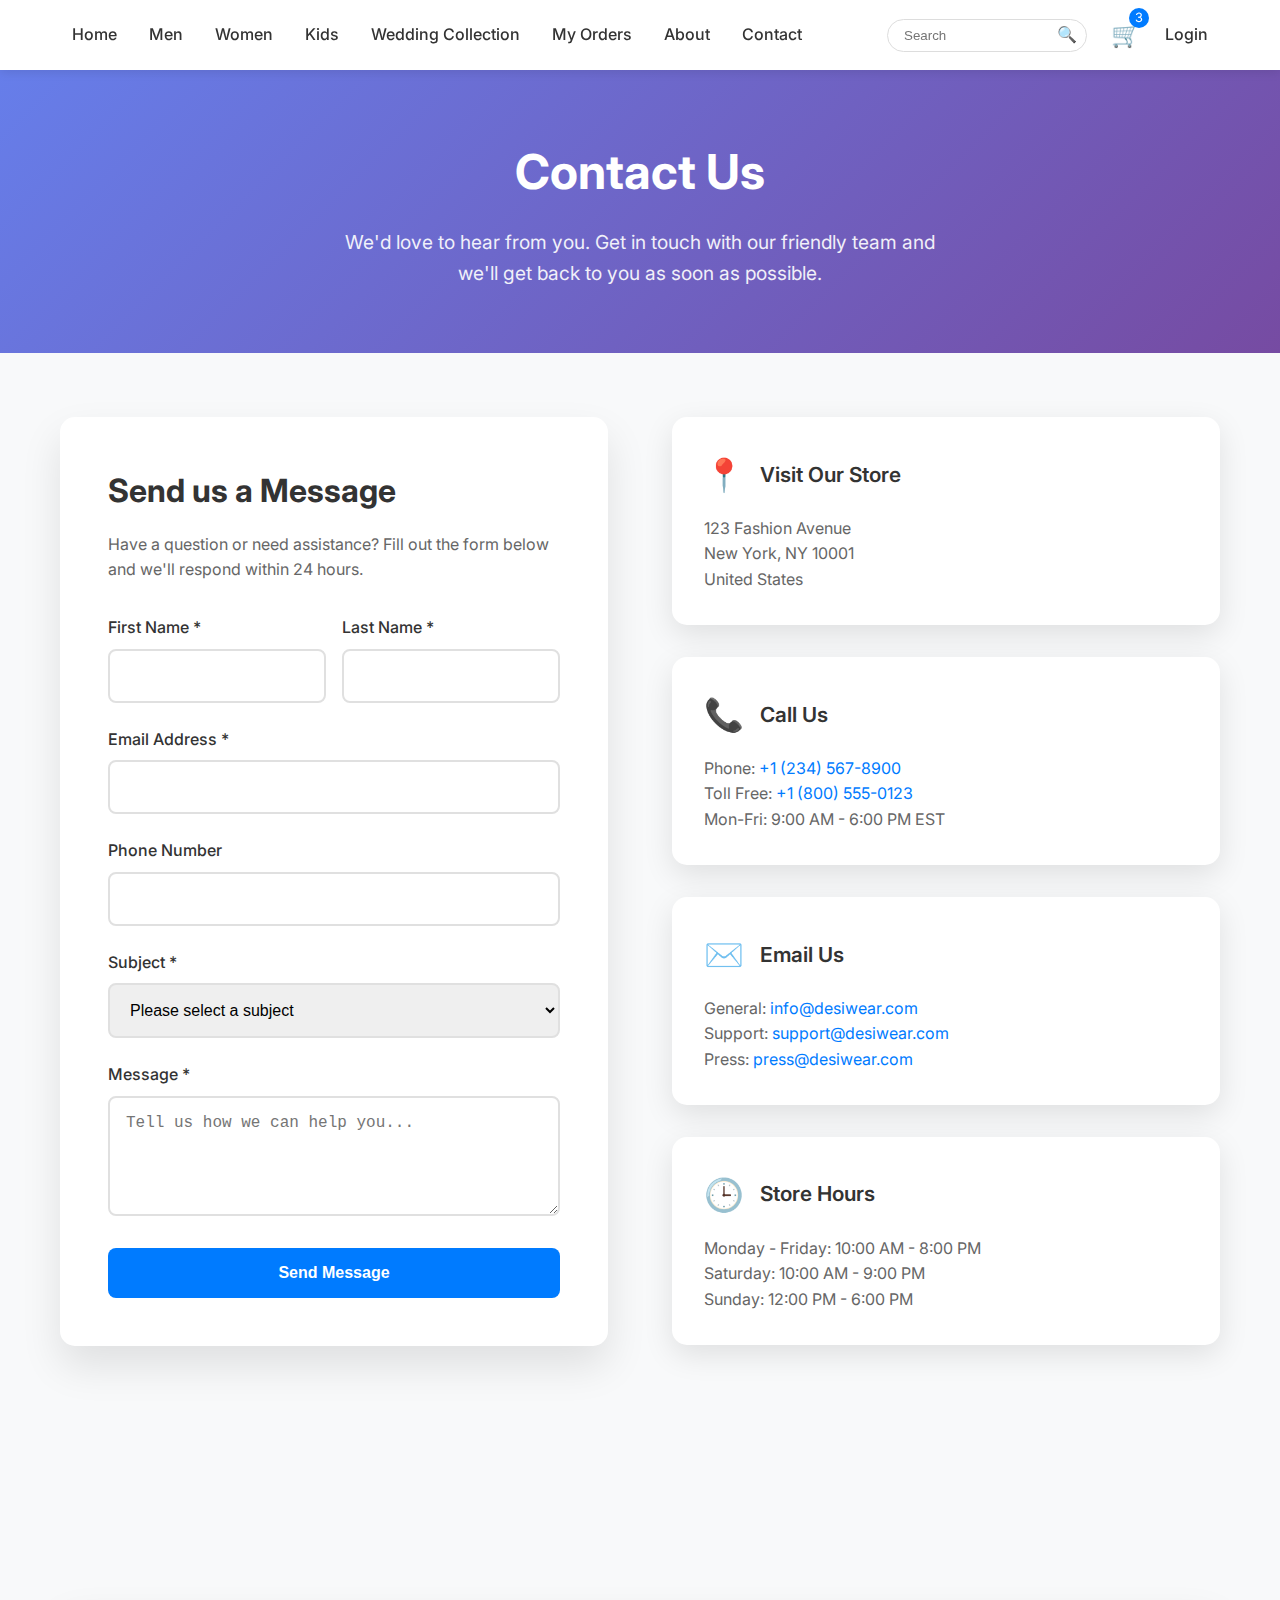
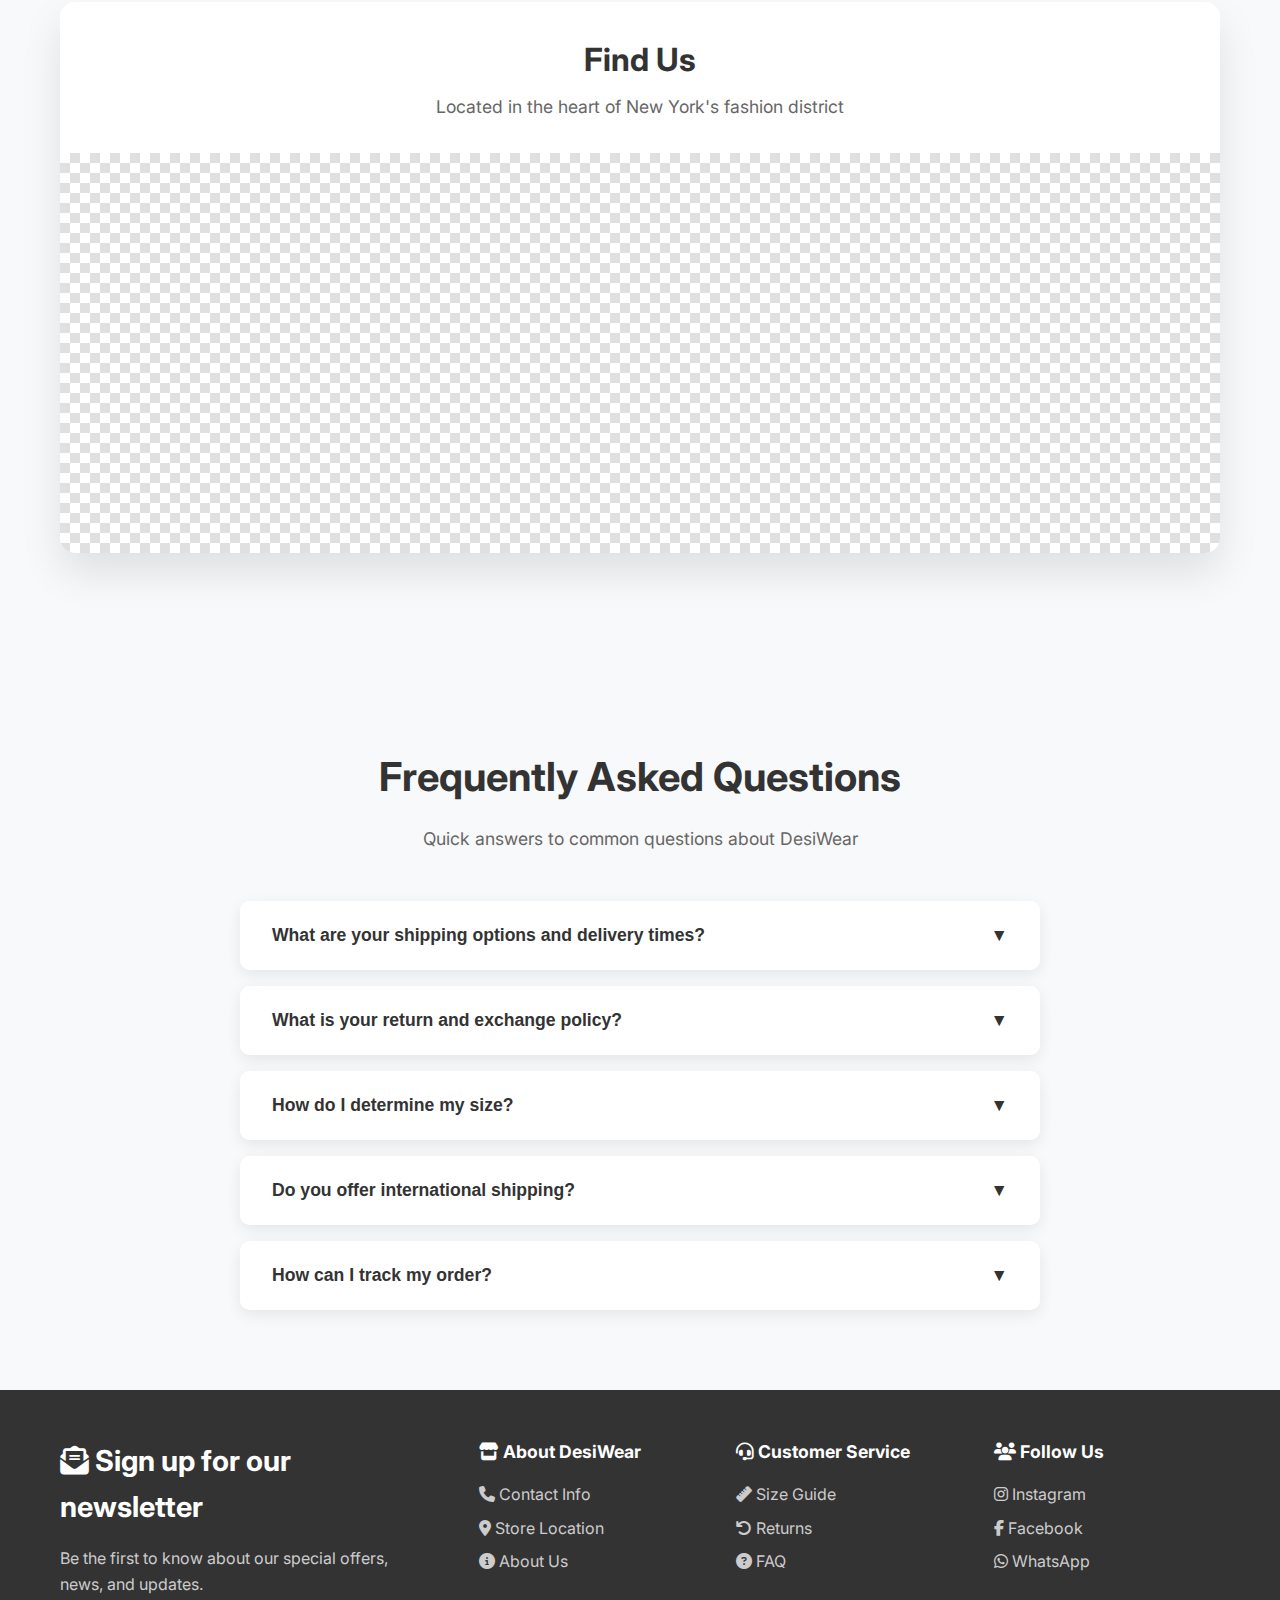
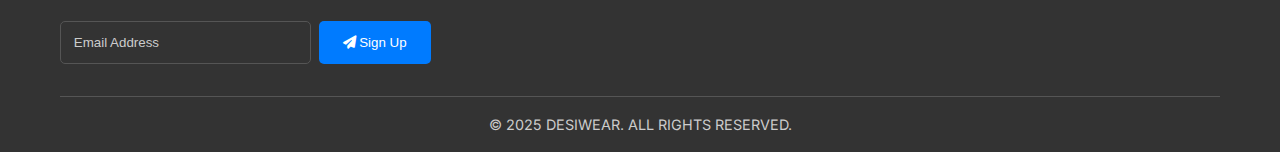
<file: contact.html>
<!--
**
Author: 
Date:   August 03, 2025
ID:     R2409D18577488
Course: LJMU-7505-COMP
Code:   7505
*/ -->
<!DOCTYPE html>
<html lang="en">
<head>
    <meta charset="UTF-8">
    <meta name="viewport" content="width=device-width, initial-scale=1.0">
    <title>Contact Us - DesiWear</title>
    <link rel="stylesheet" href="css/style.css">
    <link rel="stylesheet" href="css/contact.css">
    <link href="https://fonts.googleapis.com/css2?family=Inter:wght@300;400;500;600;700&display=swap" rel="stylesheet">
    <link rel="stylesheet" href="https://cdnjs.cloudflare.com/ajax/libs/font-awesome/6.5.0/css/all.min.css">

</head>
<body>
    <!-- Header -->
    <header class="header">
        <nav class="navbar">
             <div class="nav-left">
    <button class="hamburger" id="hamburger">☰</button>
  </div>
            <div class="nav-links" id="navLinks">
                <a href="index.html" class="nav-link">Home</a>
                <a href="shop.html" class="nav-link">Men</a>
                <a href="shop.html" class="nav-link">Women</a>
                <a href="shop.html" class="nav-link">Kids</a>
                <a href="shop.html" class="nav-link">Wedding Collection</a>
                <a href="orders.html" class="nav-link">My Orders</a>
                <a href="about.html" class="nav-link">About</a>
                <a href="contact.html" class="nav-link">Contact</a>
            </div>
            <div class="nav-right">
                <div class="search-box">
                    <input type="text" placeholder="Search">
                    <span class="search-icon">🔍</span>
                </div>
                <div class="cart-icon" onclick="window.location.href='cart.html'">
                    <span class="cart-count">3</span>
                    🛒
                </div>
                <a href="#" class="login-btn">Login</a>
            </div>
        </nav>
    </header>

    <!-- Hero Section -->
    <section class="contact-hero">
        <div class="container">
            <h1>Contact Us</h1>
            <p>We'd love to hear from you. Get in touch with our friendly team and we'll get back to you as soon as possible.</p>
        </div>
    </section>

    <!-- Contact Content -->
    <section class="contact-content">
        <div class="container">
            <div class="contact-grid">
                <div class="contact-form">
                    <h2>Send us a Message</h2>
                    <p>Have a question or need assistance? Fill out the form below and we'll respond within 24 hours.</p>
                    
                    <form id="contactForm">
                        <div class="form-row">
                            <div class="form-group">
                                <label for="firstName">First Name *</label>
                                <input type="text" id="firstName" name="firstName" required>
                            </div>
                            <div class="form-group">
                                <label for="lastName">Last Name *</label>
                                <input type="text" id="lastName" name="lastName" required>
                            </div>
                        </div>
                        
                        <div class="form-group">
                            <label for="email">Email Address *</label>
                            <input type="email" id="email" name="email" required>
                        </div>
                        
                        <div class="form-group">
                            <label for="phone">Phone Number</label>
                            <input type="tel" id="phone" name="phone">
                        </div>
                        
                        <div class="form-group">
                            <label for="subject">Subject *</label>
                            <select id="subject" name="subject" required>
                                <option value="">Please select a subject</option>
                                <option value="general">General Inquiry</option>
                                <option value="order">Order Support</option>
                                <option value="returns">Returns & Exchanges</option>
                                <option value="wholesale">Wholesale</option>
                                <option value="press">Press & Media</option>
                                <option value="other">Other</option>
                            </select>
                        </div>
                        
                        <div class="form-group">
                            <label for="message">Message *</label>
                            <textarea id="message" name="message" placeholder="Tell us how we can help you..." required></textarea>
                        </div>
                        
                        <button type="submit" class="submit-btn">Send Message</button>
                    </form>
                </div>
                
                <div class="contact-info">
                    <div class="info-card">
                        <div class="info-card-header">
                            <span class="info-icon">📍</span>
                            <h3>Visit Our Store</h3>
                        </div>
                        <p>123 Fashion Avenue<br>
                        New York, NY 10001<br>
                        United States</p>
                    </div>
                    
                    <div class="info-card">
                        <div class="info-card-header">
                            <span class="info-icon">📞</span>
                            <h3>Call Us</h3>
                        </div>
                        <p>Phone: <a href="tel:+1234567890">+1 (234) 567-8900</a><br>
                        Toll Free: <a href="tel:+1800555123">+1 (800) 555-0123</a><br>
                        Mon-Fri: 9:00 AM - 6:00 PM EST</p>
                    </div>
                    
                    <div class="info-card">
                        <div class="info-card-header">
                            <span class="info-icon">✉️</span>
                            <h3>Email Us</h3>
                        </div>
                        <p>General: <a href="mailto:info@desiwear.com">info@desiwear.com</a><br>
                        Support: <a href="mailto:support@desiwear.com">support@desiwear.com</a><br>
                        Press: <a href="mailto:press@desiwear.com">press@desiwear.com</a></p>
                    </div>
                    
                    <div class="info-card">
                        <div class="info-card-header">
                            <span class="info-icon">🕒</span>
                            <h3>Store Hours</h3>
                        </div>
                        <p>Monday - Friday: 10:00 AM - 8:00 PM<br>
                        Saturday: 10:00 AM - 9:00 PM<br>
                        Sunday: 12:00 PM - 6:00 PM</p>
                    </div>
                </div>
            </div>
        </div>
    </section>

    <!-- Map Section -->
    <section class="map-section">
        <div class="container">
            <div class="map-container">
                <div class="map-header">
                    <h2>Find Us</h2>
                    <p>Located in the heart of New York's fashion district</p>
                </div>
                <div class="map-placeholder">
                  <iframe src="https://www.google.com/maps/embed?pb=!1m18!1m12!1m3!1d48334.682341222244!2d-74.01122502854693!3d40.7858246236604!2m3!1f0!2f0!3f0!3m2!1i1024!2i768!4f13.1!3m3!1m2!1s0x89c259afcda5009d%3A0x842a3dae11cd7e43!2sNew%20York%2C%20NY%2010001%2C%20USA!5e0!3m2!1sen!2ske!4v1754024181983!5m2!1sen!2ske"  allowfullscreen="" loading="lazy" referrerpolicy="no-referrer-when-downgrade"></iframe>
                </div>
            </div>
        </div>
    </section>

    <!-- FAQ Section -->
    <section class="faq-section">
        <div class="container">
            <div class="faq-container">
                <div class="faq-header">
                    <h2>Frequently Asked Questions</h2>
                    <p>Quick answers to common questions about DesiWear</p>
                </div>
                
                <div class="faq-item">
                    <button class="faq-question">
                        <span>What are your shipping options and delivery times?</span>
                        <span class="faq-arrow">▼</span>
                    </button>
                    <div class="faq-answer">
                        <p>We offer standard shipping (5-7 business days), expedited shipping (2-3 business days), and overnight delivery. Free shipping is available on orders over $75 within the continental US.</p>
                    </div>
                </div>
                
                <div class="faq-item">
                    <button class="faq-question">
                        <span>What is your return and exchange policy?</span>
                        <span class="faq-arrow">▼</span>
                    </button>
                    <div class="faq-answer">
                        <p>We accept returns within 30 days of purchase. Items must be unworn, unwashed, and in original condition with tags attached. Returns are free for exchanges, with a $5 fee for refunds.</p>
                    </div>
                </div>
                
                <div class="faq-item">
                    <button class="faq-question">
                        <span>How do I determine my size?</span>
                        <span class="faq-arrow">▼</span>
                    </button>
                    <div class="faq-answer">
                        <p>Each product page includes a detailed size chart. We recommend measuring yourself and comparing to our size guide. If you're between sizes, we generally recommend sizing up for comfort.</p>
                    </div>
                </div>
                
                <div class="faq-item">
                    <button class="faq-question">
                        <span>Do you offer international shipping?</span>
                        <span class="faq-arrow">▼</span>
                    </button>
                    <div class="faq-answer">
                        <p>Yes, we ship internationally to most countries. International shipping costs vary by destination and are calculated at checkout. Delivery times range from 7-21 business days depending on location.</p>
                    </div>
                </div>
                
                <div class="faq-item">
                    <button class="faq-question">
                        <span>How can I track my order?</span>
                        <span class="faq-arrow">▼</span>
                    </button>
                    <div class="faq-answer">
                        <p>Once your order ships, you'll receive a tracking number via email. You can also track your order by logging into your account and visiting the "My Orders" section.</p>
                    </div>
                </div>
            </div>
        </div>
    </section>

    <!-- Footer -->
  <footer class="footer">
    <div class="container">
        <div class="footer-content">
            <div class="newsletter">
                <h3><i class="fas fa-envelope-open-text"></i> Sign up for our newsletter</h3>
                <p>Be the first to know about our special offers, news, and updates.</p>
                <div class="newsletter-form">
                    <input type="email" placeholder="Email Address">
                    <button><i class="fas fa-paper-plane"></i> Sign Up</button>
                </div>
            </div>

            <div class="footer-links">
                <div class="footer-column">
                    <h4><i class="fas fa-store"></i> About DesiWear</h4>
                    <ul>
                        <li><a href="contact.html"><i class="fas fa-phone"></i> Contact Info</a></li>
                        <li><a href="#"><i class="fas fa-map-marker-alt"></i> Store Location</a></li>
                        <li><a href="about.html"><i class="fas fa-info-circle"></i> About Us</a></li>
                    </ul>
                </div>
                <div class="footer-column">
                    <h4><i class="fas fa-headset"></i> Customer Service</h4>
                    <ul>
                        <li><a href="#"><i class="fas fa-ruler"></i> Size Guide</a></li>
                        <li><a href="#"><i class="fas fa-undo"></i> Returns</a></li>
                        <li><a href="#"><i class="fas fa-question-circle"></i> FAQ</a></li>
                    </ul>
                </div>
                <div class="footer-column">
                    <h4><i class="fas fa-users"></i> Follow Us</h4>
                    <ul>
                        <li><a href="#"><i class="fab fa-instagram"></i> Instagram</a></li>
                        <li><a href="#"><i class="fab fa-facebook-f"></i> Facebook</a></li>
                        <li><a href="#"><i class="fab fa-whatsapp"></i> WhatsApp</a></li>
                    </ul>
                </div>
            </div>
        </div>

        <div class="footer-bottom">
            <p>&copy; 2025 DESIWEAR. ALL RIGHTS RESERVED.</p>
        </div>
    </div>
</footer>

    <script src="js/main.js"></script>
</body>

</html>
</file>
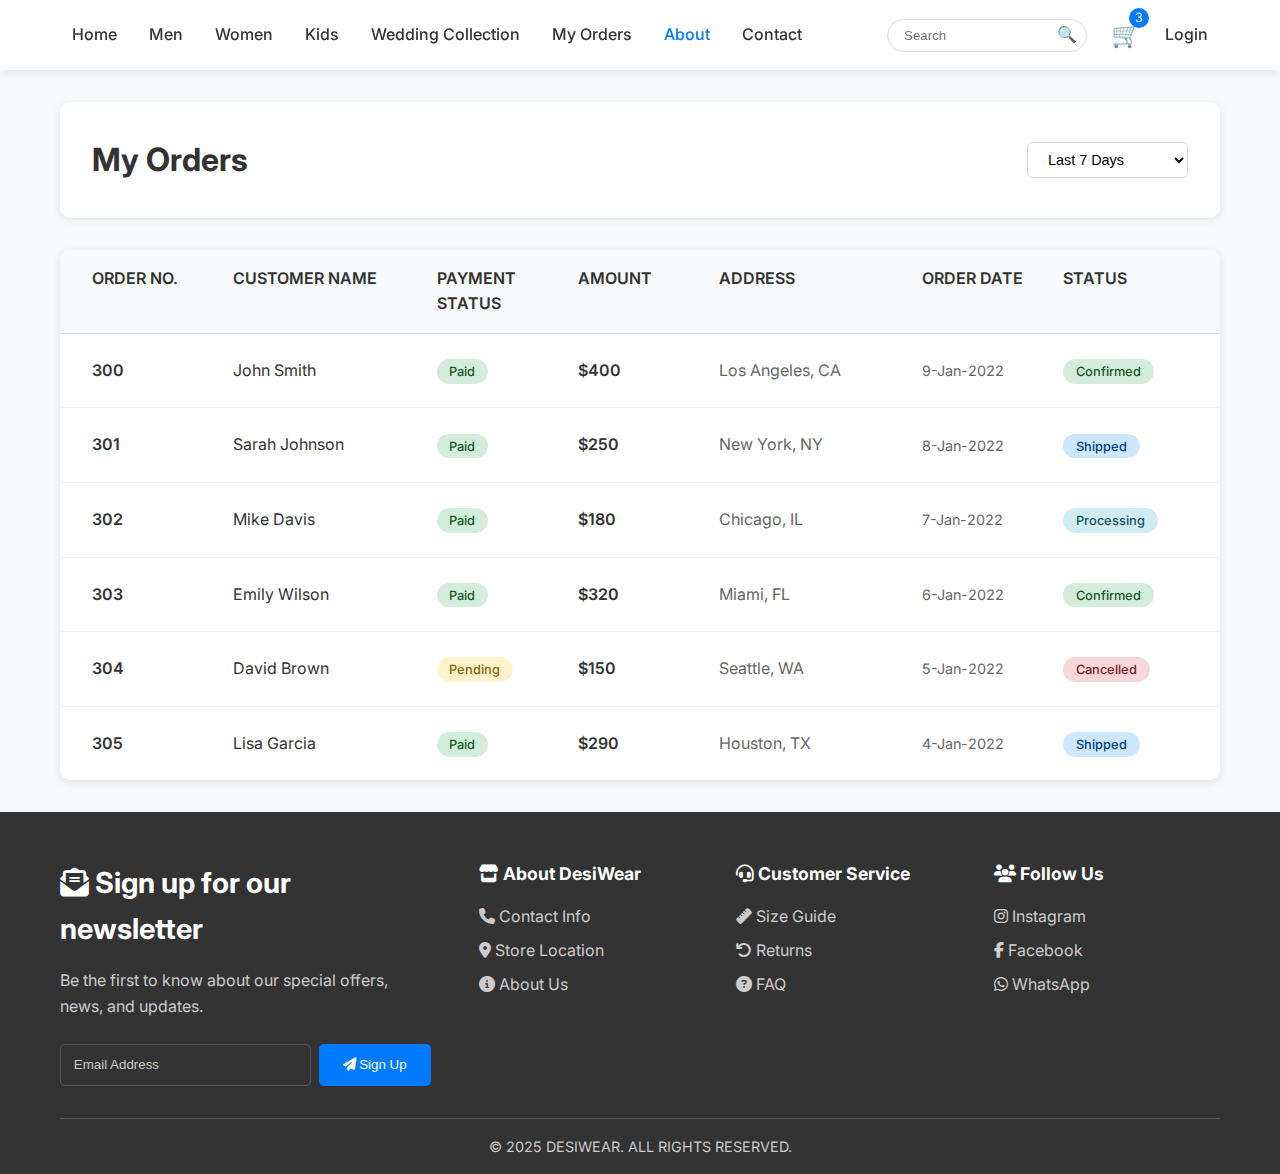
<file: orders.html>
<!--
**
Author: Desmond Thompson
Date:   August 03, 2025
ID:     R2409D18577488
Course: LJMU-7505-COMP
Code:   7505
*/ -->
<!DOCTYPE html>
<html lang="en">
<head>
    <meta charset="UTF-8">
    <meta name="viewport" content="width=device-width, initial-scale=1.0">
    <title>My Orders - DesiWear</title>
    <link rel="stylesheet" href="css/style.css">
    <link rel="stylesheet" href="css/orders.css">
    <link href="https://fonts.googleapis.com/css2?family=Inter:wght@300;400;500;600;700&display=swap" rel="stylesheet">
<link rel="stylesheet" href="https://cdnjs.cloudflare.com/ajax/libs/font-awesome/6.5.0/css/all.min.css">

</head>
<body>
    <!-- Header -->
    <header class="header">
        <nav class="navbar">
             <div class="nav-left">
    <button class="hamburger" id="hamburger">☰</button>
  </div>
            <div class="nav-links" id="navLinks">
                <a href="index.html" class="nav-link">Home</a>
                <a href="shop.html" class="nav-link">Men</a>
                <a href="shop.html" class="nav-link">Women</a>
                <a href="shop.html" class="nav-link">Kids</a>
                <a href="shop.html" class="nav-link">Wedding Collection</a>
                <a href="orders.html" class="nav-link">My Orders</a>
                <a href="about.html" class="nav-link active">About</a>
                <a href="contact.html" class="nav-link">Contact</a>
            </div>
            <div class="nav-right">
                <div class="search-box">
                    <input type="text" placeholder="Search">
                    <span class="search-icon">🔍</span>
                </div>
                <div class="cart-icon" onclick="window.location.href='cart.html'">
                    <span class="cart-count">3</span>
                    🛒
                </div>
                <a href="#" class="login-btn">Login</a>
            </div>
        </nav>
    </header>

    <div class="orders-container">
        <div class="orders-header">
            <h1>My Orders</h1>
            <div class="filter-dropdown">
                <select class="filter-select">
                    <option value="7">Last 7 Days</option>
                    <option value="30">Last 30 Days</option>
                    <option value="90">Last 3 Months</option>
                    <option value="365">Last Year</option>
                    <option value="all">All Orders</option>
                </select>
            </div>
        </div>

        <div class="orders-table">
            <div class="table-header">
                <div>ORDER NO.</div>
                <div>CUSTOMER NAME</div>
                <div>PAYMENT STATUS</div>
                <div>AMOUNT</div>
                <div>ADDRESS</div>
                <div>ORDER DATE</div>
                <div>STATUS</div>
            </div>

            <div class="table-row">
                <div class="order-number" data-label="Order No.">300</div>
                <div class="customer-name" data-label="Customer Name">John Smith</div>
                <div data-label="Payment Status">
                    <span class="payment-status paid">Paid</span>
                </div>
                <div class="amount" data-label="Amount">$400</div>
                <div class="address" data-label="Address">Los Angeles, CA</div>
                <div class="order-date" data-label="Order Date">9-Jan-2022</div>
                <div data-label="Status">
                    <span class="status confirmed">Confirmed</span>
                </div>
            </div>

            <div class="table-row">
                <div class="order-number" data-label="Order No.">301</div>
                <div class="customer-name" data-label="Customer Name">Sarah Johnson</div>
                <div data-label="Payment Status">
                    <span class="payment-status paid">Paid</span>
                </div>
                <div class="amount" data-label="Amount">$250</div>
                <div class="address" data-label="Address">New York, NY</div>
                <div class="order-date" data-label="Order Date">8-Jan-2022</div>
                <div data-label="Status">
                    <span class="status shipped">Shipped</span>
                </div>
            </div>

            <div class="table-row">
                <div class="order-number" data-label="Order No.">302</div>
                <div class="customer-name" data-label="Customer Name">Mike Davis</div>
                <div data-label="Payment Status">
                    <span class="payment-status paid">Paid</span>
                </div>
                <div class="amount" data-label="Amount">$180</div>
                <div class="address" data-label="Address">Chicago, IL</div>
                <div class="order-date" data-label="Order Date">7-Jan-2022</div>
                <div data-label="Status">
                    <span class="status processing">Processing</span>
                </div>
            </div>

            <div class="table-row">
                <div class="order-number" data-label="Order No.">303</div>
                <div class="customer-name" data-label="Customer Name">Emily Wilson</div>
                <div data-label="Payment Status">
                    <span class="payment-status paid">Paid</span>
                </div>
                <div class="amount" data-label="Amount">$320</div>
                <div class="address" data-label="Address">Miami, FL</div>
                <div class="order-date" data-label="Order Date">6-Jan-2022</div>
                <div data-label="Status">
                    <span class="status confirmed">Confirmed</span>
                </div>
            </div>

            <div class="table-row">
                <div class="order-number" data-label="Order No.">304</div>
                <div class="customer-name" data-label="Customer Name">David Brown</div>
                <div data-label="Payment Status">
                    <span class="payment-status pending">Pending</span>
                </div>
                <div class="amount" data-label="Amount">$150</div>
                <div class="address" data-label="Address">Seattle, WA</div>
                <div class="order-date" data-label="Order Date">5-Jan-2022</div>
                <div data-label="Status">
                    <span class="status cancelled">Cancelled</span>
                </div>
            </div>

            <div class="table-row">
                <div class="order-number" data-label="Order No.">305</div>
                <div class="customer-name" data-label="Customer Name">Lisa Garcia</div>
                <div data-label="Payment Status">
                    <span class="payment-status paid">Paid</span>
                </div>
                <div class="amount" data-label="Amount">$290</div>
                <div class="address" data-label="Address">Houston, TX</div>
                <div class="order-date" data-label="Order Date">4-Jan-2022</div>
                <div data-label="Status">
                    <span class="status shipped">Shipped</span>
                </div>
            </div>
        </div>
    </div>

    <!-- Footer -->
   <footer class="footer">
    <div class="container">
        <div class="footer-content">
            <div class="newsletter">
                <h3><i class="fas fa-envelope-open-text"></i> Sign up for our newsletter</h3>
                <p>Be the first to know about our special offers, news, and updates.</p>
                <div class="newsletter-form">
                    <input type="email" placeholder="Email Address">
                    <button><i class="fas fa-paper-plane"></i> Sign Up</button>
                </div>
            </div>

            <div class="footer-links">
                <div class="footer-column">
                    <h4><i class="fas fa-store"></i> About DesiWear</h4>
                    <ul>
                        <li><a href="contact.html"><i class="fas fa-phone"></i> Contact Info</a></li>
                        <li><a href="#"><i class="fas fa-map-marker-alt"></i> Store Location</a></li>
                        <li><a href="about.html"><i class="fas fa-info-circle"></i> About Us</a></li>
                    </ul>
                </div>
                <div class="footer-column">
                    <h4><i class="fas fa-headset"></i> Customer Service</h4>
                    <ul>
                        <li><a href="#"><i class="fas fa-ruler"></i> Size Guide</a></li>
                        <li><a href="#"><i class="fas fa-undo"></i> Returns</a></li>
                        <li><a href="#"><i class="fas fa-question-circle"></i> FAQ</a></li>
                    </ul>
                </div>
                <div class="footer-column">
                    <h4><i class="fas fa-users"></i> Follow Us</h4>
                    <ul>
                        <li><a href="#"><i class="fab fa-instagram"></i> Instagram</a></li>
                        <li><a href="#"><i class="fab fa-facebook-f"></i> Facebook</a></li>
                        <li><a href="#"><i class="fab fa-whatsapp"></i> WhatsApp</a></li>
                    </ul>
                </div>
            </div>
        </div>

        <div class="footer-bottom">
            <p>&copy; 2025 DESIWEAR. ALL RIGHTS RESERVED.</p>
        </div>
    </div>
</footer>

    <script>
        // Filter functionality
        document.querySelector('.filter-select').addEventListener('change', function() {
            const filterValue = this.value;
            console.log('Filtering orders for:', filterValue);
            // In a real application, this would filter the orders based on the selected timeframe
        });

        // Add click handlers for order rows
        document.querySelectorAll('.table-row').forEach(row => {
            row.addEventListener('click', function() {
                const orderNumber = this.querySelector('.order-number').textContent;
                console.log('Clicked on order:', orderNumber);
                // In a real application, this would show order details or navigate to order detail page
            });
        });
    </script>
    <script src="js/main.js"></script>
</body>
</html>
</file>
<file: css/contact.css>
/**
Author: Desmond Thompson
Date:   August 03, 2025
ID:     R2409D18577488
Course: LJMU-7505-COMP
Code:   7505
*/
.contact-hero {
	background: linear-gradient(135deg, #667eea 0%, #764ba2 100%);
	color: white;
	padding: 4rem 0;
	text-align: center;
}

.contact-hero h1 {
	font-size: 3rem;
	font-weight: 700;
	margin-bottom: 1rem;
}

.contact-hero p {
	font-size: 1.2rem;
	max-width: 600px;
	margin: 0 auto;
	opacity: 0.9;
}

.contact-content {
	padding: 4rem 0;
}

.contact-grid {
	display: grid;
	grid-template-columns: 1fr 1fr;
	gap: 4rem;
	margin-bottom: 4rem;
}

.contact-form {
	background: white;
	padding: 3rem;
	border-radius: 15px;
	box-shadow: 0 20px 40px rgba(0,0,0,0.1);
}

.contact-form h2 {
	font-size: 2rem;
	font-weight: 700;
	color: #333;
	margin-bottom: 1rem;
}

.contact-form p {
	color: #666;
	margin-bottom: 2rem;
	line-height: 1.6;
}

.form-group {
	margin-bottom: 1.5rem;
}

.form-group label {
	display: block;
	margin-bottom: 0.5rem;
	font-weight: 500;
	color: #333;
}

.form-group input,
.form-group select,
.form-group textarea {
	width: 100%;
	padding: 1rem;
	border: 2px solid #e0e0e0;
	border-radius: 8px;
	outline: none;
	font-size: 1rem;
	transition: border-color 0.3s ease;
}

.form-group input:focus,
.form-group select:focus,
.form-group textarea:focus {
	border-color: #007bff;
}

.form-group textarea {
	resize: vertical;
	min-height: 120px;
}

.form-row {
	display: grid;
	grid-template-columns: 1fr 1fr;
	gap: 1rem;
}

.submit-btn {
	background: #007bff;
	color: white;
	border: none;
	padding: 1rem 2rem;
	border-radius: 8px;
	font-size: 1rem;
	font-weight: 600;
	cursor: pointer;
	transition: all 0.3s ease;
	width: 100%;
}

.submit-btn:hover {
	background: #0056b3;
	transform: translateY(-2px);
}

.contact-info {
	display: flex;
	flex-direction: column;
	gap: 2rem;
}

.info-card {
	background: white;
	padding: 2rem;
	border-radius: 15px;
	box-shadow: 0 10px 30px rgba(0,0,0,0.1);
	transition: transform 0.3s ease;
}

.info-card:hover {
	transform: translateY(-5px);
}

.info-card-header {
	display: flex;
	align-items: center;
	margin-bottom: 1rem;
}

.info-icon {
	font-size: 2rem;
	margin-right: 1rem;
	color: #007bff;
}

.info-card h3 {
	font-size: 1.3rem;
	font-weight: 600;
	color: #333;
	margin: 0;
}

.info-card p {
	color: #666;
	margin: 0;
	line-height: 1.6;
}

.info-card a {
	color: #007bff;
	text-decoration: none;
}

.info-card a:hover {
	text-decoration: underline;
}

.map-section {
	background: #f8f9fa;
	padding: 4rem 0;
	margin: 4rem 0;
}

.map-container {
	background: white;
	border-radius: 15px;
	overflow: hidden;
	box-shadow: 0 20px 40px rgba(0,0,0,0.1);
}

.map-header {
	padding: 2rem;
	text-align: center;
}

.map-header h2 {
	font-size: 2rem;
	font-weight: 700;
	color: #333;
	margin-bottom: 0.5rem;
}

.map-header p {
	color: #666;
	font-size: 1.1rem;
}

.map-placeholder {
position: relative; /* <-- Required for iframe absolute positioning */
height: 400px;
background: linear-gradient(45deg, #e0e0e0 25%, transparent 25%), 
	  linear-gradient(-45deg, #e0e0e0 25%, transparent 25%), 
	  linear-gradient(45deg, transparent 75%, #e0e0e0 75%), 
	  linear-gradient(-45deg, transparent 75%, #e0e0e0 75%);
background-size: 20px 20px;
background-position: 0 0, 0 10px, 10px -10px, -10px 0px;
overflow: hidden;
}

.map-placeholder iframe {
position: absolute;
top: 0;
left: 0;
width: 100% !important;
height: 100% !important;
border: 0;
}

.faq-section {
	padding: 4rem 0;
}

.faq-container {
	max-width: 800px;
	margin: 0 auto;
}

.faq-header {
	text-align: center;
	margin-bottom: 3rem;
}

.faq-header h2 {
	font-size: 2.5rem;
	font-weight: 700;
	color: #333;
	margin-bottom: 1rem;
}

.faq-header p {
	font-size: 1.1rem;
	color: #666;
}

.faq-item {
	background: white;
	border-radius: 10px;
	margin-bottom: 1rem;
	box-shadow: 0 5px 15px rgba(0,0,0,0.08);
	overflow: hidden;
}

.faq-question {
	padding: 1.5rem 2rem;
	cursor: pointer;
	display: flex;
	justify-content: space-between;
	align-items: center;
	background: white;
	border: none;
	width: 100%;
	text-align: left;
	font-size: 1.1rem;
	font-weight: 600;
	color: #333;
	transition: background-color 0.3s ease;
}

.faq-question:hover {
	background: #f8f9fa;
}

.faq-question.active {
	background: #007bff;
	color: white;
}

.faq-arrow {
	transition: transform 0.3s ease;
}

.faq-question.active .faq-arrow {
	transform: rotate(180deg);
}

.faq-answer {
	padding: 0 2rem;
	max-height: 0;
	overflow: hidden;
	transition: all 0.3s ease;
}

.faq-answer.active {
	padding: 1.5rem 2rem;
	max-height: 200px;
}

.faq-answer p {
	color: #666;
	line-height: 1.6;
	margin: 0;
}

@media (max-width: 768px) {
	.contact-hero h1 {
		font-size: 2.2rem;
	}

	.contact-hero p {
		font-size: 1rem;
		padding: 0 1rem;
	}

	.contact-grid {
		grid-template-columns: 1fr;
		gap: 2rem;
	}

	.contact-form {
		padding: 2rem;
	}

	.form-row {
		grid-template-columns: 1fr;
	}

	.map-placeholder {
			position: relative;
			overflow: hidden;
			width: 100%;
			height: 300px;
			padding-bottom: 56.25%;

	}

	.faq-question {
		padding: 1rem 1.5rem;
		font-size: 1rem;
	}

	.faq-answer.active {
		padding: 1rem 1.5rem;
	}
}
</file>
<file: css/orders.css>
/**
Author: Desmond Thompson
Date:   August 03, 2025
ID:     R2409D18577488
Course: LJMU-7505-COMP
Code:   7505
*/
.orders-container {
	max-width: 1200px;
	margin: 0 auto;
	padding: 2rem 20px;
	background: #f8f9fa;
	min-height: 70vh;
}

.orders-header {
	display: flex;
	justify-content: space-between;
	align-items: center;
	margin-bottom: 2rem;
	background: white;
	padding: 2rem;
	border-radius: 10px;
	box-shadow: 0 2px 10px rgba(0,0,0,0.1);
}

.orders-header h1 {
	font-size: 2rem;
	color: #333;
	margin: 0;
}

.filter-dropdown {
	position: relative;
}

.filter-select {
	padding: 0.5rem 2rem 0.5rem 1rem;
	border: 1px solid #ddd;
	border-radius: 5px;
	outline: none;
	background: white;
	cursor: pointer;
	font-size: 0.9rem;
}

.orders-table {
	background: white;
	border-radius: 10px;
	overflow: hidden;
	box-shadow: 0 2px 10px rgba(0,0,0,0.1);
}

.table-header {
	background: #f8f9fa;
	display: grid;
	grid-template-columns: 1fr 1.5fr 1fr 1fr 1.5fr 1fr 1fr;
	gap: 1rem;
	padding: 1rem 2rem;
	font-weight: 600;
	color: #333;
	border-bottom: 1px solid #e0e0e0;
}

.table-row {
	display: grid;
	grid-template-columns: 1fr 1.5fr 1fr 1fr 1.5fr 1fr 1fr;
	gap: 1rem;
	padding: 1.5rem 2rem;
	border-bottom: 1px solid #f0f0f0;
	align-items: center;
	transition: background-color 0.2s ease;
}

.table-row:hover {
	background-color: #f8f9fa;
}

.table-row:last-child {
	border-bottom: none;
}

.order-number {
	font-weight: 600;
	color: #333;
}

.customer-name {
	color: #333;
}

.payment-status {
	padding: 0.3rem 0.8rem;
	border-radius: 15px;
	font-size: 0.8rem;
	font-weight: 500;
	text-align: center;
}

.payment-status.paid {
	background: #d4edda;
	color: #155724;
}

.payment-status.pending {
	background: #fff3cd;
	color: #856404;
}

.amount {
	font-weight: 600;
	color: #333;
}

.address {
	color: #666;
}

.order-date {
	color: #666;
	font-size: 0.9rem;
}

.status {
	padding: 0.3rem 0.8rem;
	border-radius: 15px;
	font-size: 0.8rem;
	font-weight: 500;
	text-align: center;
}

.status.confirmed {
	background: #d4edda;
	color: #155724;
}

.status.cancelled {
	background: #f8d7da;
	color: #721c24;
}

.status.processing {
	background: #d1ecf1;
	color: #0c5460;
}

.status.shipped {
	background: #cce7ff;
	color: #004085;
}

/* Empty state */
.empty-orders {
	text-align: center;
	padding: 4rem 2rem;
	background: white;
	border-radius: 10px;
	box-shadow: 0 2px 10px rgba(0,0,0,0.1);
}

.empty-orders h3 {
	color: #666;
	margin-bottom: 1rem;
}

.empty-orders p {
	color: #999;
	margin-bottom: 2rem;
}

.shop-now-btn {
	background: #007bff;
	color: white;
	border: none;
	padding: 0.8rem 2rem;
	border-radius: 5px;
	text-decoration: none;
	display: inline-block;
	transition: background-color 0.3s ease;
}

.shop-now-btn:hover {
	background: #0056b3;
}

/* Action buttons */
.action-buttons {
	display: flex;
	gap: 0.5rem;
}

.action-btn {
	padding: 0.3rem 0.8rem;
	border: 1px solid #ddd;
	background: white;
	border-radius: 3px;
	font-size: 0.8rem;
	cursor: pointer;
	transition: all 0.2s ease;
}

.action-btn:hover {
	background: #f8f9fa;
}

.action-btn.primary {
	background: #007bff;
	color: white;
	border-color: #007bff;
}

.action-btn.primary:hover {
	background: #0056b3;
	border-color: #0056b3;
}

/* Responsive Design */
@media (max-width: 768px) {
	.orders-container {
		padding: 1rem;
	}

	.orders-header {
		flex-direction: column;
		gap: 1rem;
		text-align: center;
	}

	.orders-table {
		overflow-x: auto;
	}

	.table-header,
	.table-row {
		grid-template-columns: repeat(7, minmax(120px, 1fr));
		padding: 1rem;
	}

	.table-header {
		font-size: 0.8rem;
	}

	.table-row {
		font-size: 0.9rem;
	}
}

@media (max-width: 480px) {
	.table-header,
	.table-row {
		display: block;
		padding: 1rem;
	}

	.table-row {
		border: 1px solid #e0e0e0;
		margin-bottom: 1rem;
		border-radius: 8px;
	}

	.table-header {
		display: none;
	}

	.table-row > div {
		display: flex;
		justify-content: space-between;
		align-items: center;
		padding: 0.5rem 0;
		border-bottom: 1px solid #f0f0f0;
	}

	.table-row > div:last-child {
		border-bottom: none;
	}

	.table-row > div::before {
		content: attr(data-label);
		font-weight: 600;
		color: #666;
	}
}
</file>
<file: css/style.css>
/**
Author: 
Date:   August 03, 2025
ID:     R2409D18577488
Course: LJMU-7505-COMP
Code:   7505
*/
/* Reset and Base Styles */
* {
    margin: 0;
    padding: 0;
    box-sizing: border-box;
}

body {
    font-family: 'Inter', sans-serif;
    line-height: 1.6;
    color: #333;
    background-color: #f8f9fa;
}

.container {
    max-width: 1200px;
    margin: 0 auto;
    padding: 0 20px;
}

/* Header Styles */
.header {
    background: white;
    box-shadow: 0 2px 10px rgba(0,0,0,0.1);
    position: sticky;
    top: 0;
    z-index: 1000;
}

.navbar {
    display: flex;
    align-items: center;
    justify-content: space-between;
    padding: 1rem 2rem;
    max-width: 1200px;
    margin: 0 auto;
}

.nav-links {
    display: flex;
    gap: 2rem;
}

.nav-link {
    text-decoration: none;
    color: #333;
    font-weight: 500;
    transition: color 0.3s ease;
}

.nav-link:hover,
.nav-link.active {
    color: #007bff;
}

.nav-right {
    display: flex;
    align-items: center;
    gap: 1.5rem;
}

.search-box {
    position: relative;
    display: flex;
    align-items: center;
}

.search-box input {
    padding: 0.5rem 2.5rem 0.5rem 1rem;
    border: 1px solid #ddd;
    border-radius: 25px;
    outline: none;
    width: 200px;
}

.search-icon {
    position: absolute;
    right: 10px;
    color: #666;
}

.cart-icon {
    position: relative;
    font-size: 1.5rem;
    cursor: pointer;
}

.cart-count {
    position: absolute;
    top: -8px;
    right: -8px;
    background: #007bff;
    color: white;
    border-radius: 50%;
    width: 20px;
    height: 20px;
    display: flex;
    align-items: center;
    justify-content: center;
    font-size: 0.8rem;
}

.login-btn {
    text-decoration: none;
    color: #333;
    font-weight: 500;
}
/* Hamburger button styling */
.hamburger {
  display: none;
  font-size: 1.8rem;
  background: none;
  border: none;
  cursor: pointer;
  margin-right: 1rem;
}

/* Responsive nav */
/* Base styles */
.nav-left {
    display: none;
}

.hamburger {
    display: none;
    background: none;
    border: none;
    font-size: 1.5rem;
    cursor: pointer;
    padding: 5px;
    color: #333;
}

/* Responsive styles */
@media (max-width: 768px) {
    .navbar {
        display: flex;
        flex-direction: row;
        justify-content: space-between;
        align-items: center;
        padding: 1rem;
        flex-wrap: nowrap;
    }
    
    .nav-left {
        display: flex;
        align-items: center;
        order: 1;
    }
    
    .nav-right {
        display: flex;
        align-items: center;
        gap: 1rem;
        order: 2;
    }
    
    .nav-links {
        position: absolute;
        top: 100%;
        left: 0;
        right: 0;
        background: white;
        flex-direction: column;
        align-items: center;
        display: none;
        padding: 1rem 0;
        box-shadow: 0 4px 10px rgba(0, 0, 0, 0.1);
        order: 3;
        width: 100%;
    }
    
    .nav-links.active {
        display: flex;
    }
    
    .hamburger {
        display: block;
    }
    
    .search-box input {
        width: 100px;
        padding: 0.4rem 2rem 0.4rem 0.8rem;
        font-size: 0.9rem;
    }
}
/* Hero Section */
.hero {
    position: relative;
    height: 60vh;
    overflow: hidden;
}

.hero-slider {
    position: relative;
    width: 100%;
    height: 100%;
}

.hero-slider img {
    width: 100%;
    height: 100%;
    object-fit: cover;
}

.hero-arrows {
    position: absolute;
    top: 50%;
    transform: translateY(-50%);
    width: 100%;
    display: flex;
    justify-content: space-between;
    padding: 0 2rem;
}

.arrow-left,
.arrow-right {
    background: rgba(255,255,255,0.8);
    border: none;
    width: 50px;
    height: 50px;
    border-radius: 50%;
    font-size: 1.5rem;
    cursor: pointer;
    transition: background-color 0.3s ease;
}

.arrow-left:hover,
.arrow-right:hover {
    background: rgba(255,255,255,1);
}

/* Section Styles */
.categories,
.latest-arrivals,
.our-products {
    padding: 4rem 0;
    text-align: center;
    background: white;
    margin-bottom: 2rem;
}

.categories h2,
.latest-arrivals h2,
.our-products h2 {
    font-size: 2.5rem;
    font-weight: 700;
    margin-bottom: 1rem;
    color: #333;
}

.section-description {
    max-width: 600px;
    margin: 0 auto 2rem;
    color: #666;
    font-size: 1.1rem;
}

.shop-all-btn {
    background: transparent;
    border: 2px solid #333;
    padding: 0.8rem 2rem;
    color: #333;
    font-weight: 500;
    cursor: pointer;
    transition: all 0.3s ease;
    margin-bottom: 3rem;
      text-decoration: none;
        border-radius: 6px;


}

.shop-all-btn:hover {
    background: #333;
    color: white;
}

/* Category Grid */
.category-grid {
    display: grid;
    grid-template-columns: repeat(auto-fit, minmax(300px, 1fr));
    gap: 2rem;
    margin-top: 3rem;
}

.category-card {
    position: relative;
    border-radius: 10px;
    overflow: hidden;
    box-shadow: 0 10px 30px rgba(0,0,0,0.1);
    transition: transform 0.3s ease;
}

.category-card:hover {
    transform: translateY(-10px);
}

.category-card img {
    width: 100%;
    height: 250px;
    object-fit: cover;
}

.category-card h3 {
    position: absolute;
    bottom: 0;
    left: 0;
    right: 0;
    background: rgba(0,0,0,0.8);
    color: white;
    padding: 1rem;
    margin: 0;
    font-size: 1.3rem;
}

/* Product Grid */
.product-grid {
    display: grid;
    grid-template-columns: 1fr 1.5fr 1fr;
    gap: 2rem;
    margin-top: 3rem;
}

.product-card {
    border-radius: 10px;
    overflow: hidden;
    box-shadow: 0 10px 30px rgba(0,0,0,0.1);
    transition: transform 0.3s ease;
}

.product-card:hover {
    transform: translateY(-10px);
}

.product-card img {
    width: 100%;
    height: 100%;
    object-fit: cover;
}

.product-card.featured {
    grid-row: span 1;
}

/* Product Showcase */
.product-showcase {
    display: grid;
    grid-template-columns: repeat(auto-fit, minmax(250px, 1fr));
    gap: 2rem;
    margin-top: 3rem;
}

.product-item {
    background: white;
    border-radius: 10px;
    overflow: hidden;
    box-shadow: 0 5px 20px rgba(0,0,0,0.1);
    transition: transform 0.3s ease;
}

.product-item:hover {
    transform: translateY(-5px);
}

.product-item img {
    width: 100%;
    height: 300px;
    object-fit: cover;
}

.product-item h3 {
    padding: 1rem;
    font-size: 1.2rem;
    color: #333;
}

.product-item .price {
    padding: 0 1rem 1rem;
    font-size: 1.1rem;
    font-weight: 600;
    color: #007bff;
}

/* Footer */
.footer {
    background: #333;
    color: white;
    padding: 3rem 0 1rem;
}

.footer-content {
    display: grid;
    grid-template-columns: 1fr 2fr;
    gap: 3rem;
    margin-bottom: 2rem;
}

.newsletter h3 {
    font-size: 1.8rem;
    margin-bottom: 1rem;
}

.newsletter p {
    margin-bottom: 1.5rem;
    color: #ccc;
}

.newsletter-form {
    display: flex;
    gap: 0.5rem;
}

.newsletter-form input {
    flex: 1;
    padding: 0.8rem;
    border: 1px solid #555;
    background: transparent;
    color: white;
    border-radius: 5px;
}

.newsletter-form input::placeholder {
    color: #ccc;
}

.newsletter-form button {
    background: #007bff;
    color: white;
    border: none;
    padding: 0.8rem 1.5rem;
    border-radius: 5px;
    cursor: pointer;
    transition: background-color 0.3s ease;
}

.newsletter-form button:hover {
    background: #0056b3;
}

.footer-links {
    display: grid;
    grid-template-columns: repeat(3, 1fr);
    gap: 2rem;
}

.footer-column h4 {
    margin-bottom: 1rem;
    font-size: 1.1rem;
}

.footer-column ul {
    list-style: none;
}

.footer-column ul li {
    margin-bottom: 0.5rem;
}

.footer-column ul li a {
    color: #ccc;
    text-decoration: none;
    transition: color 0.3s ease;
}

.footer-column ul li a:hover {
    color: white;
}

.footer-bottom {
    border-top: 1px solid #555;
    padding-top: 1rem;
    text-align: center;
}

.footer-bottom p {
    color: #ccc;
    font-size: 0.9rem;
}


/* Responsive styles */
@media (max-width: 768px) {
    .navbar {
        display: flex;
        flex-direction: row;
        justify-content: space-between;
        align-items: center;
        padding: 1rem;
        flex-wrap: nowrap;
    }
    
    .nav-left {
        display: flex;
        align-items: center;
        order: 1;
    }
    
    .nav-right {
        display: flex;
        align-items: center;
        gap: 1rem;
        order: 2;
    }
    
    .nav-links {
        position: absolute;
        top: 100%;
        left: 0;
        right: 0;
        background: white;
        flex-direction: column;
        align-items: center;
        display: none;
        padding: 1rem 0;
        box-shadow: 0 4px 10px rgba(0, 0, 0, 0.1);
        order: 3;
        width: 100%;
    }
    
    .nav-links.active {
        display: flex;
    }
    
    .hamburger {
        display: block;
    }
    
    .search-box input {
        width: 100px;
        padding: 0.4rem 2rem 0.4rem 0.8rem;
        font-size: 0.9rem;
    }
    .product-grid {
        grid-template-columns: 1fr;
    }
    
    .footer-content {
        grid-template-columns: 1fr;
        gap: 2rem;
    }
    
    .footer-links {
        grid-template-columns: 1fr;
        gap: 1.5rem;
    }
    
    .newsletter-form {
        flex-direction: column;
    }
}
@media (max-width: 480px) {
    .categories h2,
    .latest-arrivals h2,
    .our-products h2 {
        font-size: 2rem;
    }
    
    .category-grid,
    .product-showcase {
        grid-template-columns: 1fr;
    }
    
    .hero-arrows {
        padding: 0 1rem;
    }
    
    .arrow-left,
    .arrow-right {
        width: 40px;
        height: 40px;
        font-size: 1.2rem;
    }

}
</file>
